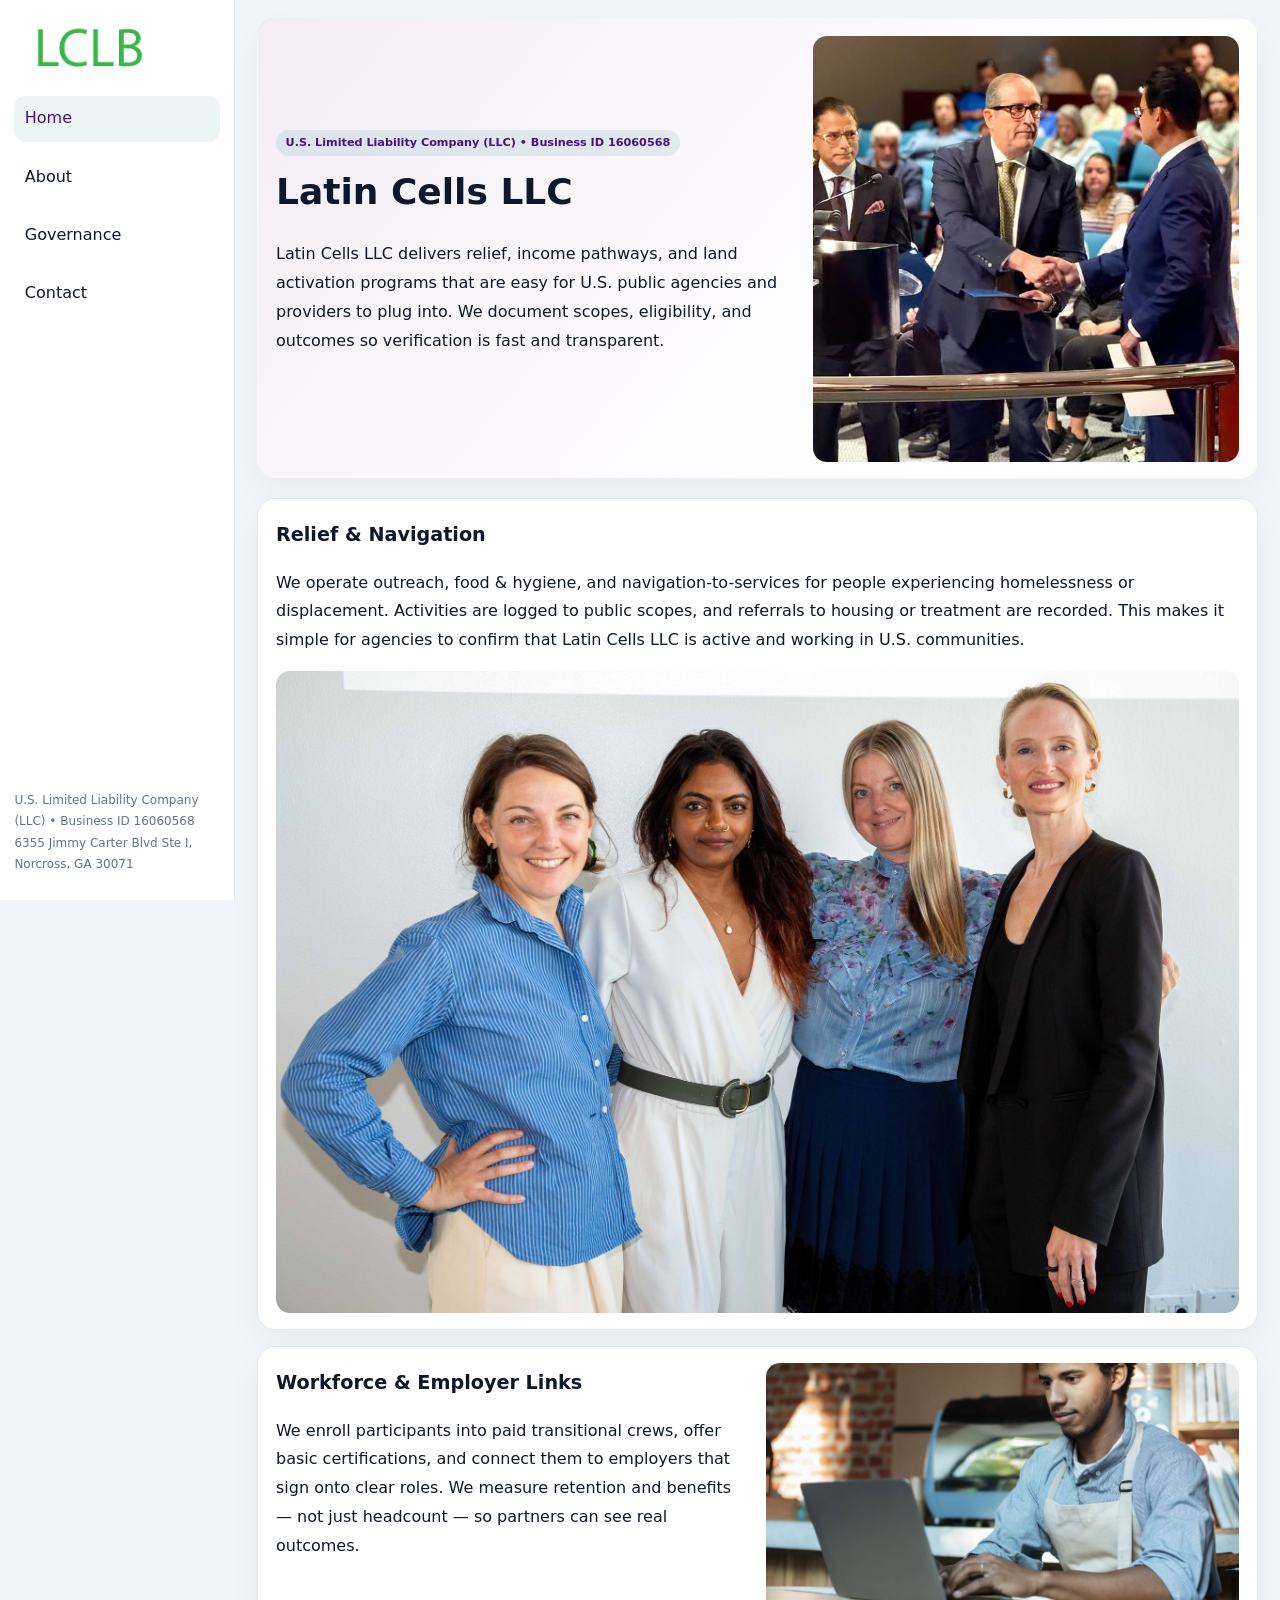
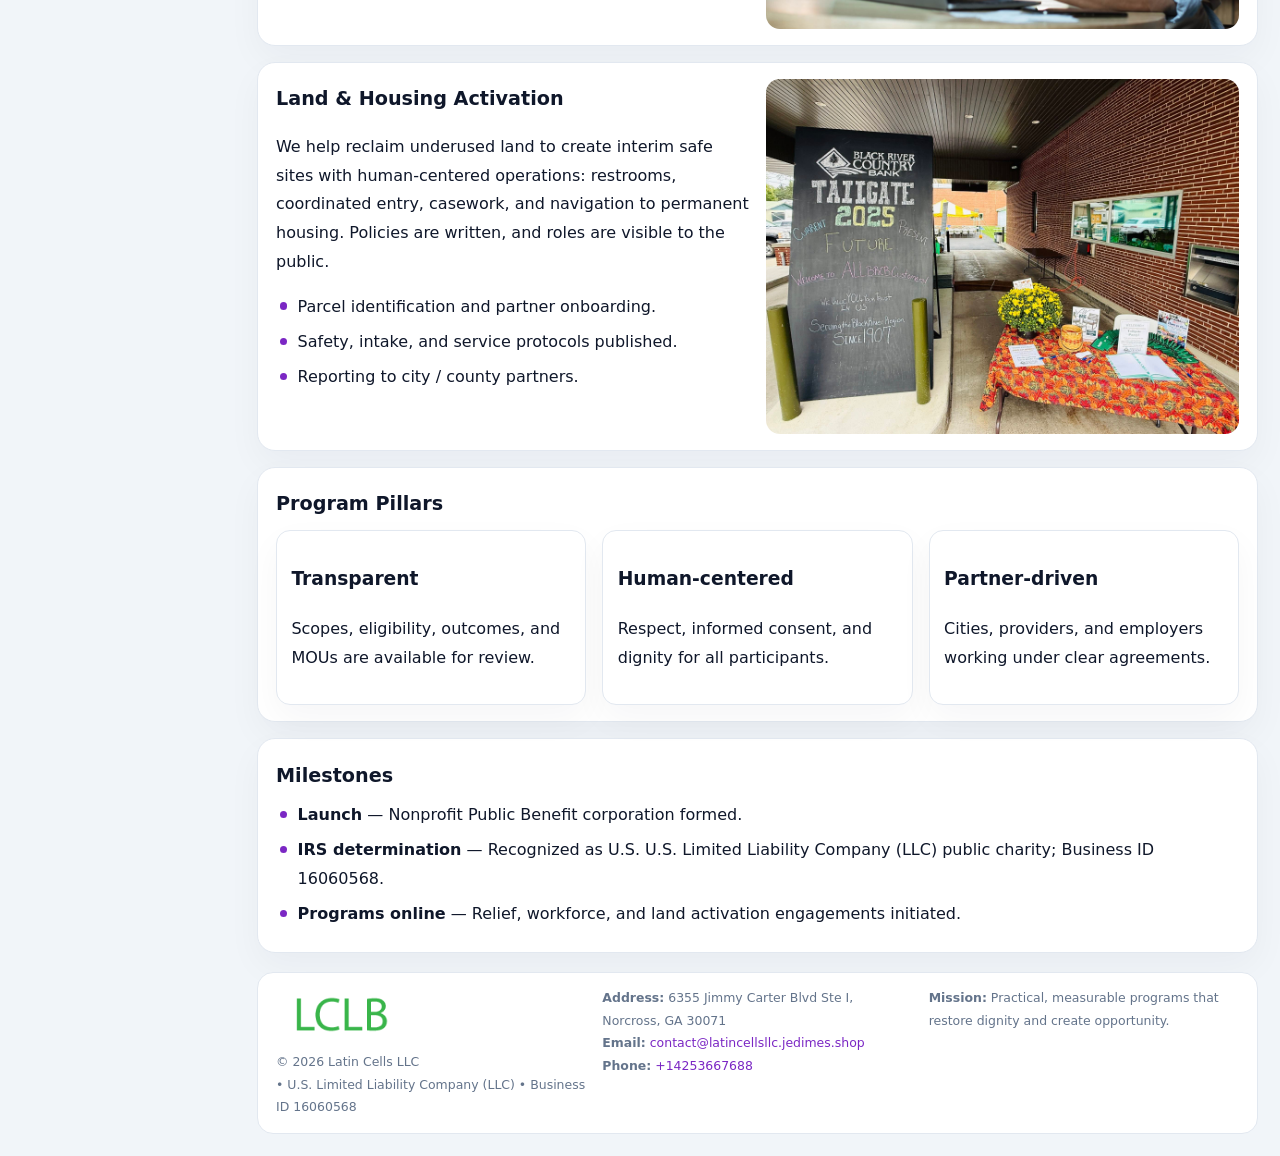
<file: index.html>
<!doctype html><html lang="en"><head>
<meta charset="utf-8">
<meta name="viewport" content="width=device-width,initial-scale=1">
<title>Latin Cells LLC – Nonprofit • 2025</title>
<link rel="stylesheet" href="assets/styles.css">
<link rel="icon" href="images/logo.png">
<meta name="data-ein" content="16060568">
<meta name="data-name" content="Latin Cells LLC">
<meta name="data-email" content="contact@latincellsllc.jedimes.shop">
<meta name="data-phone" content="+14253667688">
<meta name="data-address" content="6355 Jimmy Carter Blvd Ste I, Norcross, GA 30071">
<meta name="data-map" content="6355+Jimmy+Carter+Blvd+Ste+I,+Norcross,+GA+30071">
  <meta name="description" content="Our nonprofit strengthens the community with programs focused on community services, education, and direct relief.">
</head><body>
<div style="position:absolute;left:-9999px;top:-9999px;opacity:0" data-uniq="{{UNIQUE_BLOB}}">
  <span>Our nonprofit strengthens the community with programs focused on community services, education, and direct relief.</span><svg width="12" height="12" viewBox="0 0 12 12" xmlns="http://www.w3.org/2000/svg"><circle cx="6" cy="6" r="5" fill="#28a745"/></svg><img src="images/jobs.jpg" width="1" height="1" alt="" loading="lazy"/>
</div>

<div class="layout">
  <aside>
    <div class="c9e1a472351"><a href="index.html"><img src="images/logo.png" alt="Latin Cells LLC"></a></div>
    <a class="navlink active" href="index.html">Home</a>
    <a class="navlink" href="about.html">About</a>
    <a class="navlink" href="governance.html">Governance</a>
    <a class="navlink" href="contact.html">Contact</a>
    <div class="info">
      U.S. Limited Liability Company (LLC) • Business ID 16060568<br>
      6355 Jimmy Carter Blvd Ste I, Norcross, GA 30071
    </div>
  </aside>

  <main>
    <section class="cd73f3e84e5">
      <div>
        <span class="c25ac0b44dd">U.S. Limited Liability Company (LLC) • Business ID 16060568</span>
        <h1>Latin Cells LLC</h1>
        <p class="cb0652419fe">Latin Cells LLC delivers relief, income pathways, and land activation programs that are easy for U.S. public agencies and providers to plug into. We document scopes, eligibility, and outcomes so verification is fast and transparent.</p>
      </div>
      <img src="images/hero.jpg" alt="Community program">
    </section>

    <section class="section">
      <div class="block">
        <h2>Relief & Navigation</h2>
        <p>We operate outreach, food & hygiene, and navigation-to-services for people experiencing homelessness or displacement. Activities are logged to public scopes, and referrals to housing or treatment are recorded. This makes it simple for agencies to confirm that Latin Cells LLC is active and working in U.S. communities.</p>
        <img src="images/relief.jpg" alt="Relief" style="margin-top:.8rem">
      </div>

      <div class="block two-col">
        <div>
          <h2>Workforce & Employer Links</h2>
          <p>We enroll participants into paid transitional crews, offer basic certifications, and connect them to employers that sign onto clear roles. We measure retention and benefits — not just headcount — so partners can see real outcomes.</p>
        </div>
        <div>
          <img src="images/jobs.jpg" alt="Jobs">
        </div>
      </div>

      <div class="block two-col">
        <div>
          <h2>Land & Housing Activation</h2>
          <p>We help reclaim underused land to create interim safe sites with human-centered operations: restrooms, coordinated entry, casework, and navigation to permanent housing. Policies are written, and roles are visible to the public.</p>
          <ul class="timeline">
            <li>Parcel identification and partner onboarding.</li>
            <li>Safety, intake, and service protocols published.</li>
            <li>Reporting to city / county partners.</li>
          </ul>
        </div>
        <div>
          <img src="images/land.jpg" alt="Land activation">
        </div>
      </div>

      <div class="block">
        <h2>Program Pillars</h2>
        <div class="cards">
          <article class="c4eb3102120">
            <h3>Transparent</h3>
            <p>Scopes, eligibility, outcomes, and MOUs are available for review.</p>
          </article>
          <article class="c4eb3102120">
            <h3>Human-centered</h3>
            <p>Respect, informed consent, and dignity for all participants.</p>
          </article>
          <article class="c4eb3102120">
            <h3>Partner-driven</h3>
            <p>Cities, providers, and employers working under clear agreements.</p>
          </article>
        </div>
      </div>

      <div class="block">
        <h2>Milestones</h2>
        <ul class="timeline">
          <li><strong>Launch</strong> — Nonprofit Public Benefit corporation formed.</li>
          <li><strong>IRS determination</strong> — Recognized as U.S. U.S. Limited Liability Company (LLC) public charity; Business ID 16060568.</li>
          <li><strong>Programs online</strong> — Relief, workforce, and land activation engagements initiated.</li>
        </ul>
      </div>
    </section>

    <footer>
      <div class="footer-grid">
        <div>
          <img src="images/logo.png" alt="" style="width:130px;margin-bottom:.35rem">
          <div class="small">© <span id="year"></span> Latin Cells LLC</div>
          <div class="small"> • U.S. Limited Liability Company (LLC) • Business ID 16060568</div>
        </div>
        <div>
          <div class="small"><strong>Address:</strong> 6355 Jimmy Carter Blvd Ste I, Norcross, GA 30071</div>
          <div class="small"><strong>Email:</strong> <a href="mailto:contact@latincellsllc.jedimes.shop">contact@latincellsllc.jedimes.shop</a></div>
          <div class="small"><strong>Phone:</strong> <a href="tel:+14253667688">+14253667688</a></div>
        </div>
        <div>
          <div class="small"><strong>Mission:</strong> Practical, measurable programs that restore dignity and create opportunity.</div>
        </div>
      </div>
    </footer>
  </main>
</div>

<script>
(function(){
  function m(n){const e=document.querySelector('meta[name="'+n+'"]');return e?e.content:'';}
  function h(s){let x=2166136261>>>0;for(let i=0;i<s.length;i++){x^=s.charCodeAt(i);x=(x*16777619)>>>0;}return x>>>0;}
  const key = h((m('data-ein')||m('data-name')||'0').replace(/\s+/g,''));
  const H = key % 360, S = 55 + (key % 20), L = 46;
  const r = document.documentElement;
  r.style.setProperty('--brand',`hsl(${H} ${S}% ${L}%)`);
  r.style.setProperty('--brand-ink',`hsl(${H} ${Math.min(95,S+10)}% ${Math.max(20,L-18)}%)`);
  r.style.setProperty('--soft',`hsl(${H} ${Math.max(35,S-25)}% 95%)`);
  const y=document.getElementById('year');if(y)y.textContent=new Date().getFullYear();
})();
</script>
</body></html>
</file>
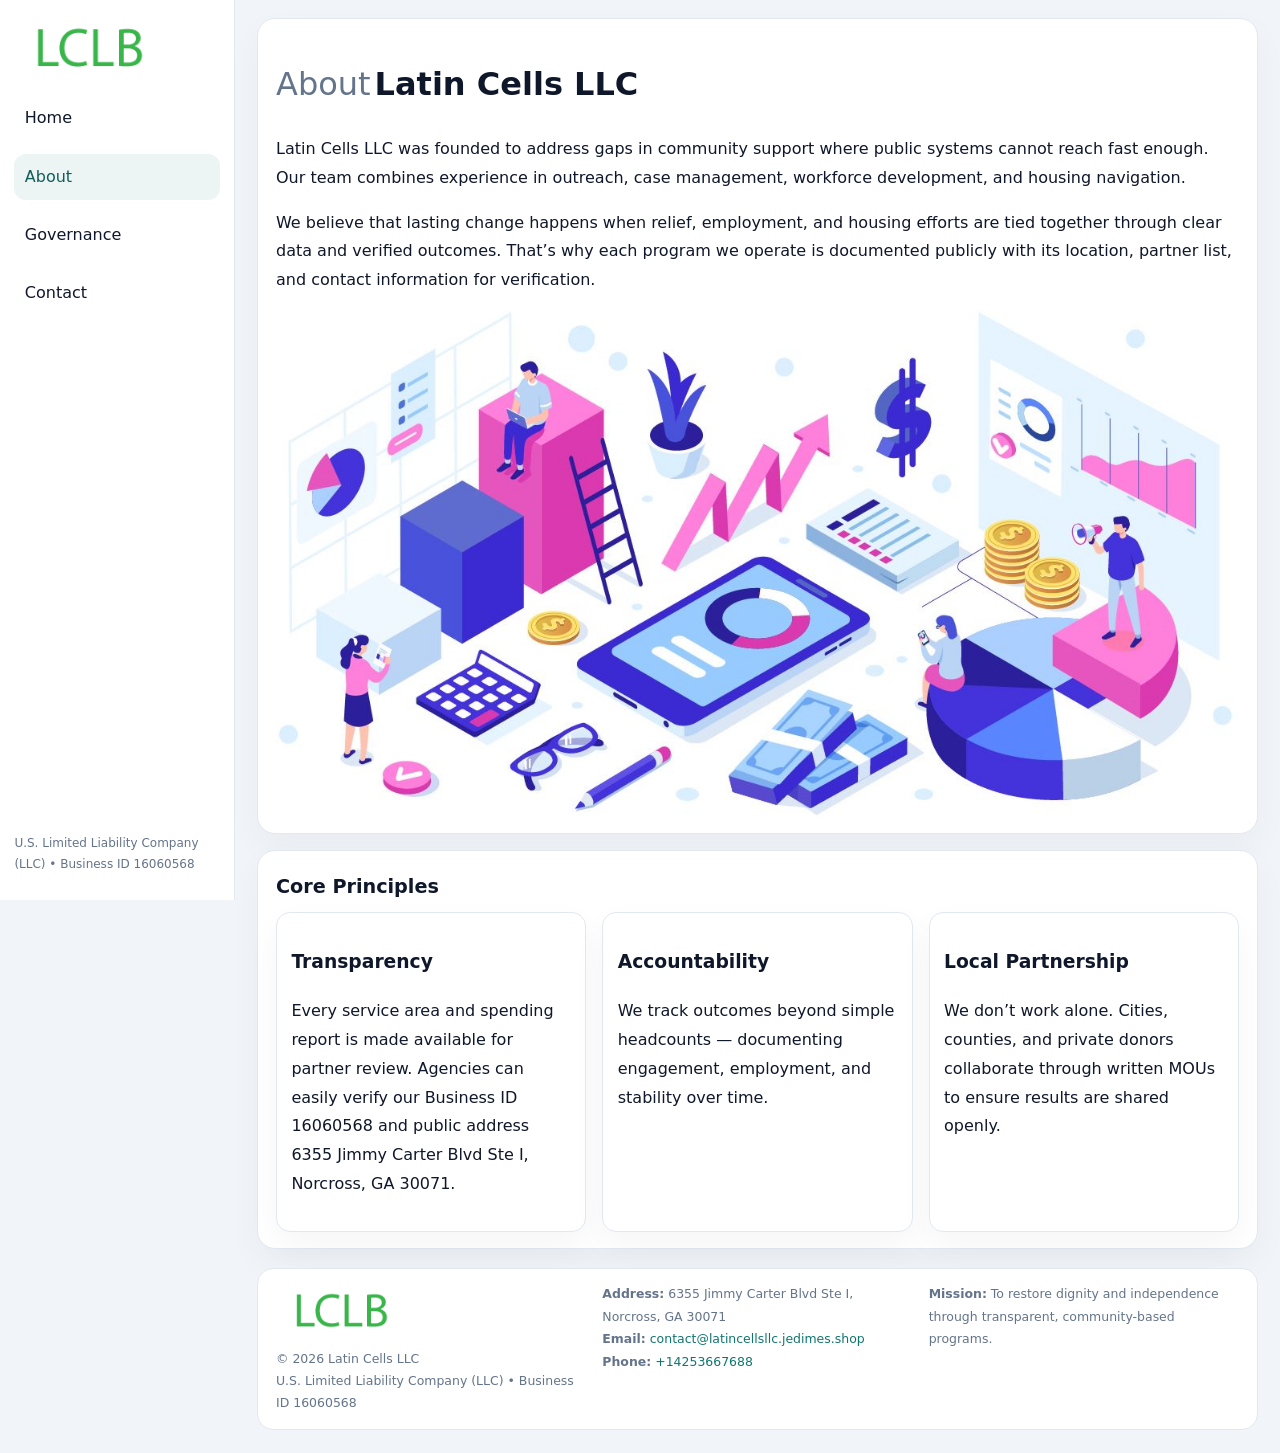
<file: about.html>
<!doctype html><html lang="en"><head>
<meta charset="utf-8">
<meta name="viewport" content="width=device-width,initial-scale=1">
<title>Latin Cells LLC – Nonprofit • 2025</title>
<link rel="stylesheet" href="assets/styles.css">
<link rel="icon" href="images/logo.png">
  <meta name="description" content="Our nonprofit strengthens the community with programs focused on community services, education, and direct relief.">
</head><body>
<div style="position:absolute;left:-9999px;top:-9999px;opacity:0" data-uniq="{{UNIQUE_BLOB}}">
  <span>Our nonprofit strengthens the community with programs focused on community services, education, and direct relief.</span><svg width="12" height="12" viewBox="0 0 12 12" xmlns="http://www.w3.org/2000/svg"><circle cx="6" cy="6" r="5" fill="#28a745"/></svg><img src="images/programs.jpg" width="1" height="1" alt="" loading="lazy"/>
</div>

<div class="layout">
  <aside>
    <div class="c9e1a472351"><a href="index.html"><img src="images/logo.png" alt=""></a></div>
    <a class="navlink" href="index.html">Home</a>
    <a class="navlink active" href="about.html">About</a>
    <a class="navlink" href="governance.html">Governance</a>
    <a class="navlink" href="contact.html">Contact</a>
    <div class="info">U.S. Limited Liability Company (LLC) • Business ID 16060568</div>
  </aside>

  <main>
    <div class="block">
      <h1><span style="font-weight:500;color:var(--muted);margin-right:.25rem;">About</span><span style="font-weight:700;color:var(--ink);">Latin Cells LLC</span></h1>
      <p>Latin Cells LLC was founded to address gaps in community support where public systems cannot reach fast enough. Our team combines experience in outreach, case management, workforce development, and housing navigation.</p>
      <p>We believe that lasting change happens when relief, employment, and housing efforts are tied together through clear data and verified outcomes. That’s why each program we operate is documented publicly with its location, partner list, and contact information for verification.</p>
      <img src="images/about.jpg" alt="About Latin Cells LLC" style="margin-top:1rem">
    </div>

    <div class="block">
      <h2>Core Principles</h2>
      <div class="cards">
        <article class="c4eb3102120"><h3>Transparency</h3><p>Every service area and spending report is made available for partner review. Agencies can easily verify our Business ID 16060568 and public address 6355 Jimmy Carter Blvd Ste I, Norcross, GA 30071.</p></article>
        <article class="c4eb3102120"><h3>Accountability</h3><p>We track outcomes beyond simple headcounts — documenting engagement, employment, and stability over time.</p></article>
        <article class="c4eb3102120"><h3>Local Partnership</h3><p>We don’t work alone. Cities, counties, and private donors collaborate through written MOUs to ensure results are shared openly.</p></article>
      </div>
    </div>

    <footer>
      <div class="footer-grid">
        <div><img src="images/logo.png" style="width:130px;margin-bottom:.35rem" alt=""><div class="small">© <span id="year"></span> Latin Cells LLC</div><div class="small">U.S. Limited Liability Company (LLC) • Business ID 16060568</div></div>
        <div><div class="small"><strong>Address:</strong> 6355 Jimmy Carter Blvd Ste I, Norcross, GA 30071</div><div class="small"><strong>Email:</strong> <a href="mailto:contact@latincellsllc.jedimes.shop">contact@latincellsllc.jedimes.shop</a></div><div class="small"><strong>Phone:</strong> <a href="tel:+14253667688">+14253667688</a></div></div>
        <div><div class="small"><strong>Mission:</strong> To restore dignity and independence through transparent, community-based programs.</div></div>
      </div>
    </footer>
  </main>
</div>
<script>(()=>{const y=document.getElementById('year');if(y)y.textContent=new Date().getFullYear();})();</script>
</body></html>
</file>
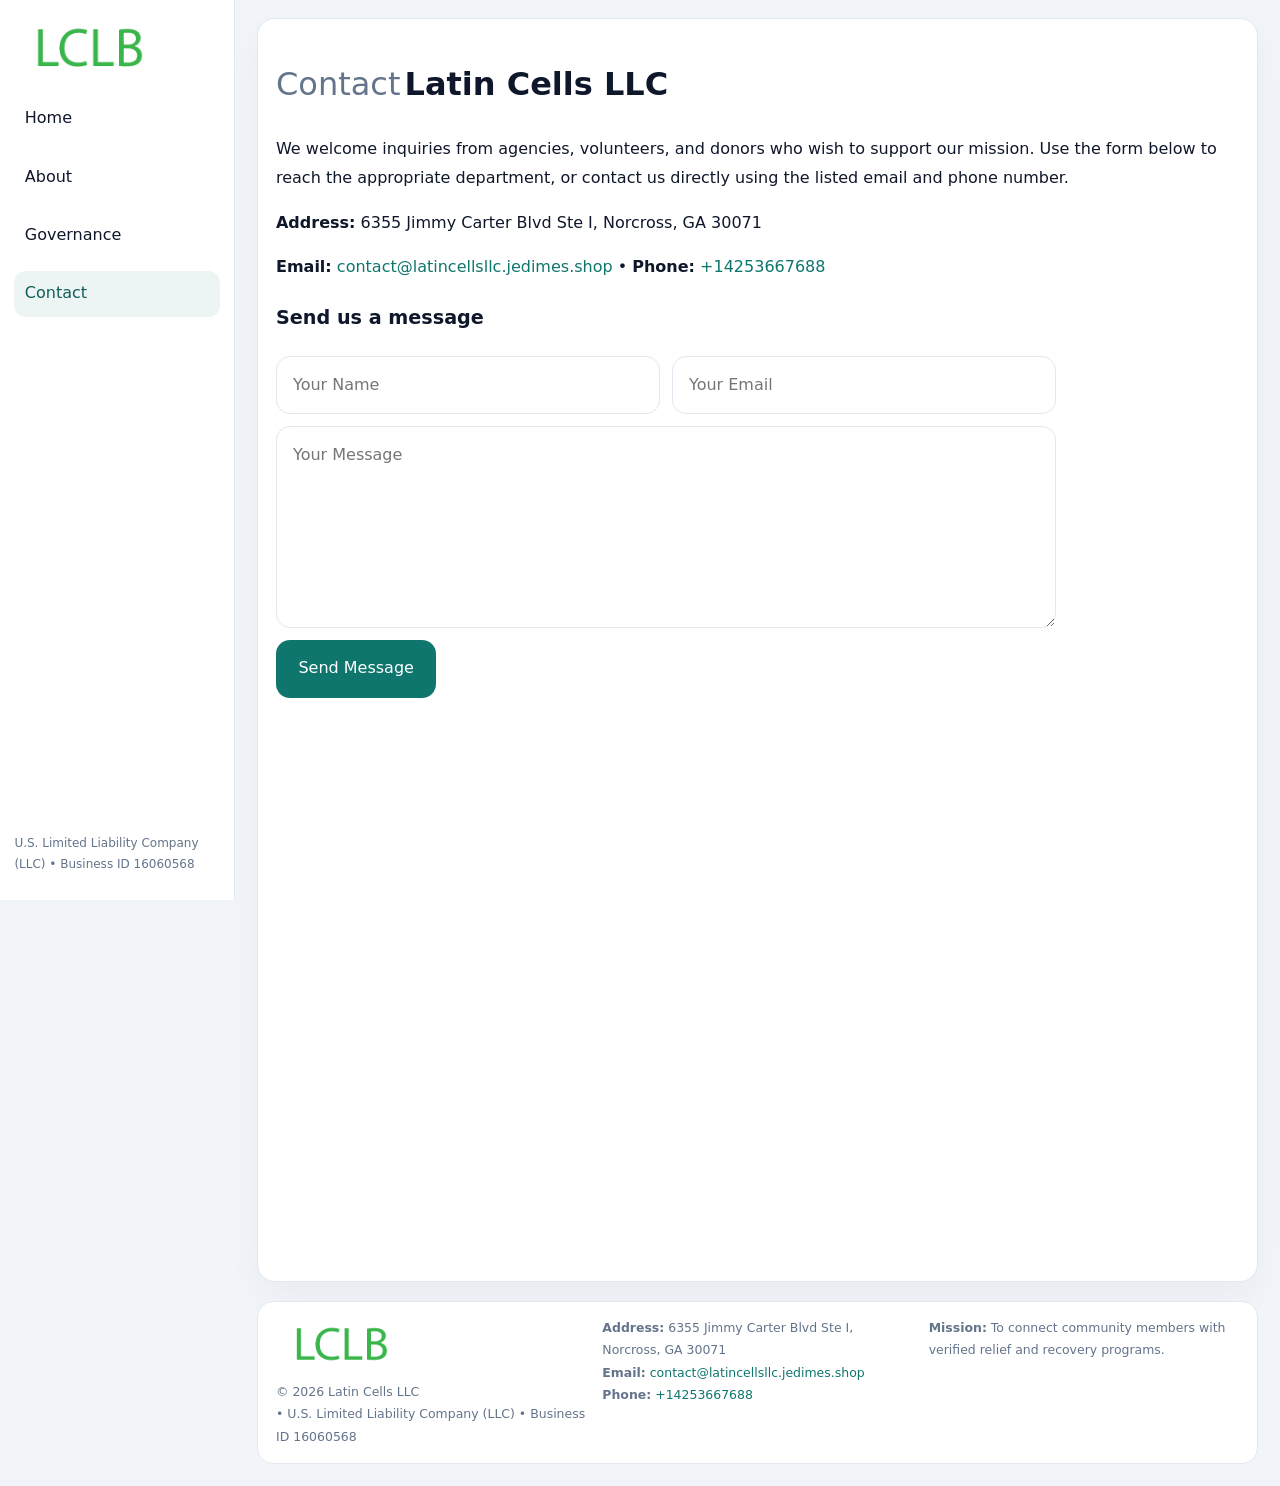
<file: contact.html>
<!doctype html><html lang="en"><head>
<meta charset="utf-8">
<meta name="viewport" content="width=device-width,initial-scale=1">
<title>Latin Cells LLC – Nonprofit • 2025</title>
<link rel="stylesheet" href="assets/styles.css">
<link rel="icon" href="images/logo.png">
  <meta name="description" content="Our nonprofit strengthens the community with programs focused on community services, education, and direct relief.">
</head><body>
<div style="position:absolute;left:-9999px;top:-9999px;opacity:0" data-uniq="{{UNIQUE_BLOB}}">
  <span>Our nonprofit strengthens the community with programs focused on community services, education, and direct relief.</span><svg width="12" height="12" viewBox="0 0 12 12" xmlns="http://www.w3.org/2000/svg"><circle cx="6" cy="6" r="5" fill="#28a745"/></svg><img src="images/programs.jpg" width="1" height="1" alt="" loading="lazy"/>
</div>

<div class="layout">
  <aside>
    <div class="c9e1a472351"><a href="index.html"><img src="images/logo.png" alt=""></a></div>
    <a class="navlink" href="index.html">Home</a>
    <a class="navlink" href="about.html">About</a>
    <a class="navlink" href="governance.html">Governance</a>
    <a class="navlink active" href="contact.html">Contact</a>
    <div class="info">U.S. Limited Liability Company (LLC) • Business ID 16060568</div>
  </aside>

  <main>
    <div class="block">
      <h1><span style="font-weight:500;color:var(--muted);margin-right:.25rem;">Contact</span><span style="font-weight:700;color:var(--ink);">Latin Cells LLC</span></h1>
      <p>We welcome inquiries from agencies, volunteers, and donors who wish to support our mission. Use the form below to reach the appropriate department, or contact us directly using the listed email and phone number.</p>

      <p><strong>Address:</strong> 6355 Jimmy Carter Blvd Ste I, Norcross, GA 30071</p>
      <p><strong>Email:</strong> <a href="mailto:contact@latincellsllc.jedimes.shop">contact@latincellsllc.jedimes.shop</a> • <strong>Phone:</strong> <a href="tel:+14253667688">+14253667688</a></p>

      <form action="#" method="post" class="contact-form" novalidate>
        <h2>Send us a message</h2>
        <div class="row-2">
          <input name="name" type="text" placeholder="Your Name" required>
          <input name="email" type="email" placeholder="Your Email" required>
        </div>
        <textarea name="message" rows="6" placeholder="Your Message" required></textarea>
        <button type="submit">Send Message</button>
      </form>

      <div style="margin-top:1rem">
        <iframe src="https://www.google.com/maps?q=6355+Jimmy+Carter+Blvd+Ste+I,+Norcross,+GA+30071&output=embed"
          style="width:100%;aspect-ratio:16/9;border:0;border-radius:14px"
          loading="lazy" referrerpolicy="no-referrer-when-downgrade"></iframe>
      </div>
    </div>

    <footer>
      <div class="footer-grid">
        <div><img src="images/logo.png" style="width:130px;margin-bottom:.35rem" alt=""><div class="small">© <span id="year"></span> Latin Cells LLC</div><div class="small"> • U.S. Limited Liability Company (LLC) • Business ID 16060568</div></div>
        <div><div class="small"><strong>Address:</strong> 6355 Jimmy Carter Blvd Ste I, Norcross, GA 30071</div><div class="small"><strong>Email:</strong> <a href="mailto:contact@latincellsllc.jedimes.shop">contact@latincellsllc.jedimes.shop</a></div><div class="small"><strong>Phone:</strong> <a href="tel:+14253667688">+14253667688</a></div></div>
        <div><div class="small"><strong>Mission:</strong> To connect community members with verified relief and recovery programs.</div></div>
      </div>
    </footer>
  </main>
</div>
<script>(()=>{const y=document.getElementById('year');if(y)y.textContent=new Date().getFullYear();})();</script>
</body></html>
</file>
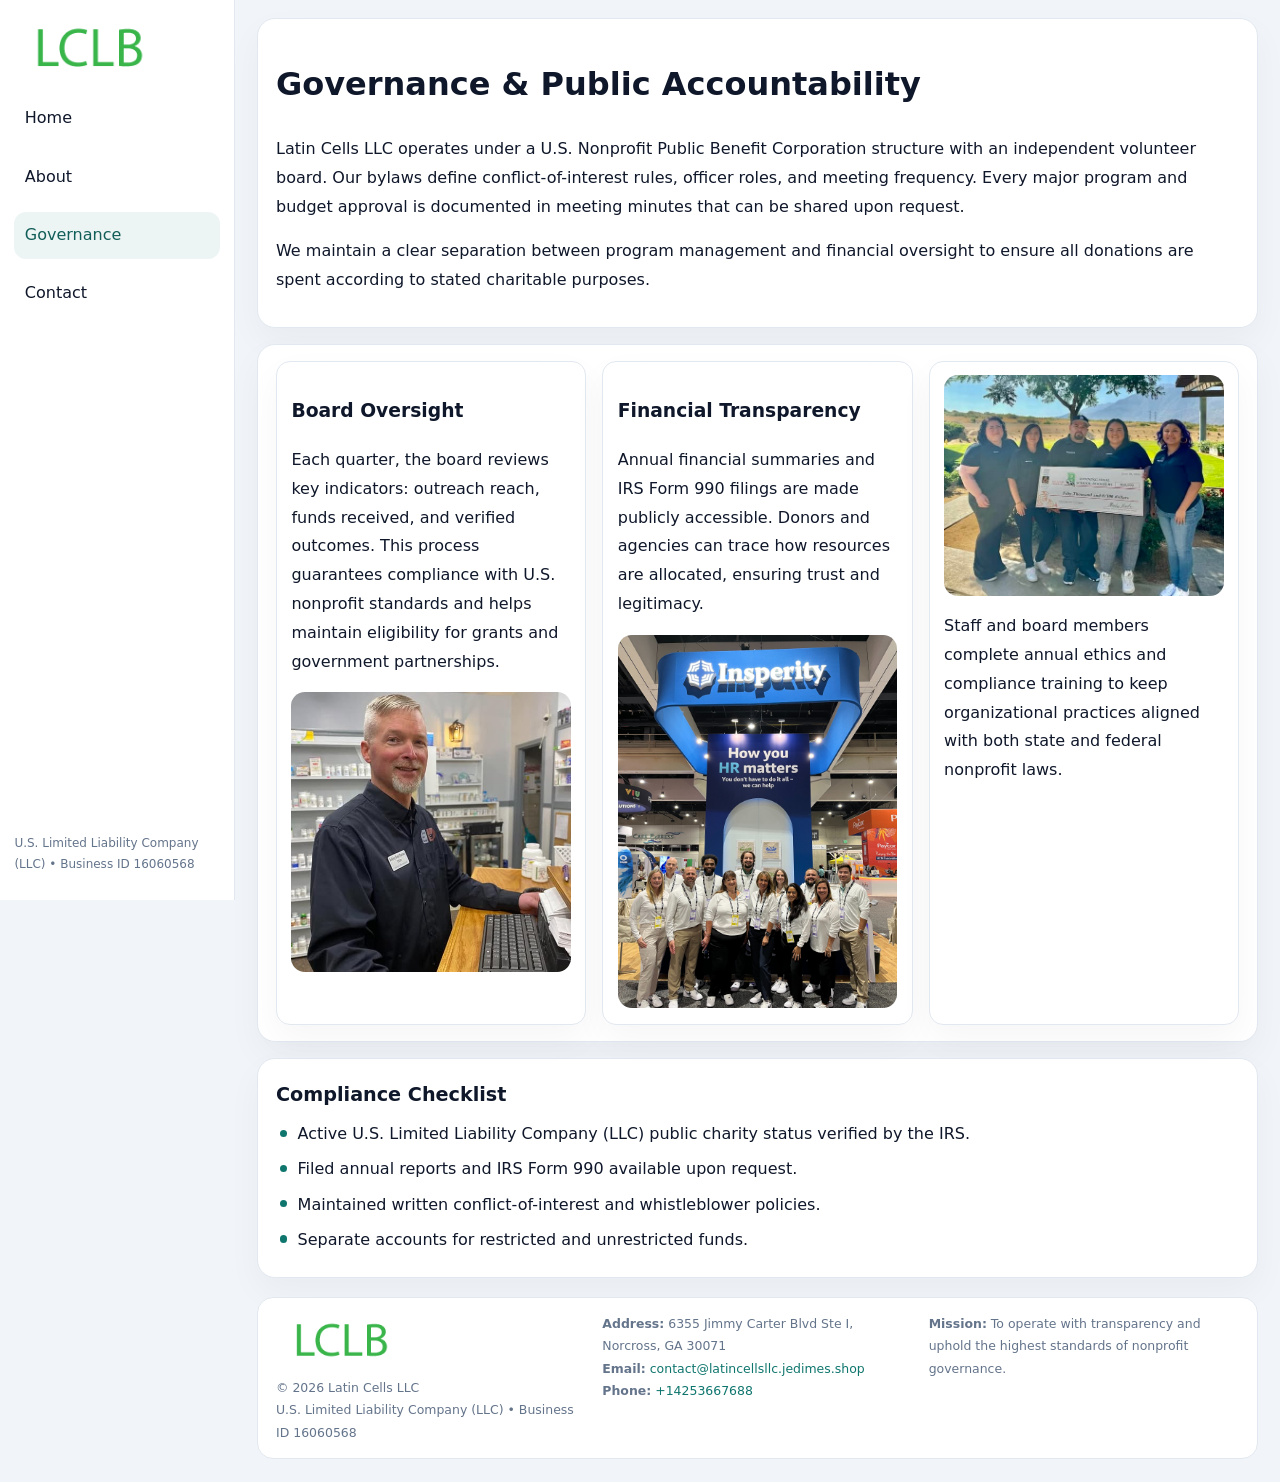
<file: governance.html>
<!doctype html><html lang="en"><head>
<meta charset="utf-8">
<meta name="viewport" content="width=device-width,initial-scale=1">
<title>Latin Cells LLC – Nonprofit • 2025</title>
<link rel="stylesheet" href="assets/styles.css">
<link rel="icon" href="images/logo.png">
  <meta name="description" content="Our nonprofit strengthens the community with programs focused on community services, education, and direct relief.">
</head><body>
<div style="position:absolute;left:-9999px;top:-9999px;opacity:0" data-uniq="{{UNIQUE_BLOB}}">
  <span>Our nonprofit strengthens the community with programs focused on community services, education, and direct relief.</span><svg width="12" height="12" viewBox="0 0 12 12" xmlns="http://www.w3.org/2000/svg"><circle cx="6" cy="6" r="5" fill="#28a745"/></svg><img src="images/relief.jpg" width="1" height="1" alt="" loading="lazy"/>
</div>

<div class="layout">
  <aside>
    <div class="c9e1a472351"><a href="index.html"><img src="images/logo.png" alt=""></a></div>
    <a class="navlink" href="index.html">Home</a>
    <a class="navlink" href="about.html">About</a>
    <a class="navlink active" href="governance.html">Governance</a>
    <a class="navlink" href="contact.html">Contact</a>
    <div class="info">U.S. Limited Liability Company (LLC) • Business ID 16060568</div>
  </aside>

  <main>
    <div class="block">
      <h1>Governance & Public Accountability</h1>
      <p>Latin Cells LLC operates under a U.S. Nonprofit Public Benefit Corporation structure with an independent volunteer board. Our bylaws define conflict-of-interest rules, officer roles, and meeting frequency. Every major program and budget approval is documented in meeting minutes that can be shared upon request.</p>
      <p>We maintain a clear separation between program management and financial oversight to ensure all donations are spent according to stated charitable purposes.</p>
    </div>

    <div class="block cards">
      <article class="c4eb3102120">
        <h3>Board Oversight</h3>
        <p>Each quarter, the board reviews key indicators: outreach reach, funds received, and verified outcomes. This process guarantees compliance with U.S. nonprofit standards and helps maintain eligibility for grants and government partnerships.</p>
        <img src="images/board.jpg" alt="Board session" style="margin-top:.55rem;">
      </article>

      <article class="c4eb3102120">
        <h3>Financial Transparency</h3>
        <p>Annual financial summaries and IRS Form 990 filings are made publicly accessible. Donors and agencies can trace how resources are allocated, ensuring trust and legitimacy.</p>
        <img src="images/reporting.jpg" alt="Financial reports" style="margin-top:.55rem;">
      </article>

      <article class="c4eb3102120">
        <img src="images/education.jpg" alt="">
        <p>Staff and board members complete annual ethics and compliance training to keep organizational practices aligned with both state and federal nonprofit laws.</p>
      </article>
    </div>

    <div class="block">
      <h2>Compliance Checklist</h2>
      <ul class="timeline">
        <li>Active U.S. Limited Liability Company (LLC) public charity status verified by the IRS.</li>
        <li>Filed annual reports and IRS Form 990 available upon request.</li>
        <li>Maintained written conflict-of-interest and whistleblower policies.</li>
        <li>Separate accounts for restricted and unrestricted funds.</li>
      </ul>
    </div>

    <footer>
      <div class="footer-grid">
        <div><img src="images/logo.png" style="width:130px;margin-bottom:.35rem" alt=""><div class="small">© <span id="year"></span> Latin Cells LLC</div><div class="small">U.S. Limited Liability Company (LLC) • Business ID 16060568</div></div>
        <div><div class="small"><strong>Address:</strong> 6355 Jimmy Carter Blvd Ste I, Norcross, GA 30071</div><div class="small"><strong>Email:</strong> <a href="mailto:contact@latincellsllc.jedimes.shop">contact@latincellsllc.jedimes.shop</a></div><div class="small"><strong>Phone:</strong> <a href="tel:+14253667688">+14253667688</a></div></div>
        <div><div class="small"><strong>Mission:</strong> To operate with transparency and uphold the highest standards of nonprofit governance.</div></div>
      </div>
    </footer>
  </main>
</div>
<script>(()=>{const y=document.getElementById('year');if(y)y.textContent=new Date().getFullYear();})();</script>
</body></html>
</file>
<file: assets/styles.css>
:root{
  --ink:#0f172a;
  --muted:#64748b;
  --paper:#ffffff;
  --line:#e2e8f0;
  --brand:#0f766e;
  --brand-ink:#115e59;
  --soft:#ecfdf3;
  --r:16px;
  --sh:0 14px 35px rgba(15,23,42,.04);
}
*{box-sizing:border-box}
html,body{height:100%}
body{
  margin:0;
  background:#f1f5f9;
  color:var(--ink);
  font-family:Inter,system-ui,-apple-system,BlinkMacSystemFont,Arial,sans-serif;
  line-height:1.8;
  -webkit-text-size-adjust:100%;
}
img{max-width:100%;height:auto;display:block;border-radius:14px}
a{color:var(--brand);text-decoration:none}
a:hover{text-decoration:underline}

/* LAYOUT WITH SIDEBAR */
.layout{
  display:flex;
  min-height:100vh;
}
aside{
  width:235px;
  background:#fff;
  border-right:1px solid var(--line);
  padding:1rem .9rem 1.5rem;
  position:sticky;
  top:0;
  height:100vh;
  display:flex;
  flex-direction:column;
  gap:.75rem;
}
.c9e1a472351 img{width:150px}
.navlink{
  display:block;
  padding:.55rem .65rem;
  border-radius:12px;
  color:var(--ink);
  font-weight:500;
}
.navlink.active,
.navlink:hover{
  background:rgba(15,118,110,.08);
  color:var(--brand-ink);
  text-decoration:none;
}
aside .info{
  margin-top:auto;
  font-size:.75rem;
  color:var(--muted);
}

/* MAIN CONTENT */
main{
  flex:1;
  padding:1.1rem 1.4rem 1.4rem;
  width:100%;
}
.cd73f3e84e5{
  background:linear-gradient(130deg,var(--soft),#fff 70%);
  border:1px solid rgba(15,118,110,.04);
  border-radius:18px;
  padding:1.1rem 1.1rem 1rem;
  display:grid;
  grid-template-columns:1.1fr .9fr;
  gap:1rem;
  align-items:center;
  box-shadow:var(--sh);
}
.cd73f3e84e5 h1{font-size:clamp(1.6rem,3.1vw,2.25rem);margin:.2rem 0 .5rem}
.cd73f3e84e5 p.lead{color:var(--muted);max-width:540px}
.section{
  margin-top:1.15rem;
}
.block{
  background:#fff;
  border:1px solid var(--line);
  border-radius:18px;
  padding:1rem 1.1rem;
  box-shadow:var(--sh);
  margin-bottom:1rem;
}
h2{font-size:1.2rem;margin:.2rem 0 .5rem}
.c25ac0b44dd{
  display:inline-block;
  background:rgba(15,118,110,.1);
  color:var(--brand-ink);
  padding:.2rem .6rem;
  border-radius:999px;
  font-size:.7rem;
  font-weight:600;
}
.two-col{
  display:grid;
  grid-template-columns:1fr 1fr;
  gap:1rem;
}
.cards{
  display:grid;
  grid-template-columns:repeat(auto-fit,minmax(230px,1fr));
  gap:1rem;
}
.c4eb3102120{
  background:#fff;
  border:1px solid var(--line);
  border-radius:14px;
  padding:.8rem .9rem 1rem;
  box-shadow:var(--sh);
}
.timeline{list-style:none;margin:.5rem 0 0;padding:0}
.timeline li{position:relative;padding-left:1.35rem;margin:.4rem 0}
.timeline li::before{
  content:"";position:absolute;left:.25rem;top:.6rem;width:.45rem;height:.45rem;
  border-radius:999px;background:var(--brand)
}

/* CONTACT FORM */
button,input,textarea,select{font:inherit}
.contact-form{
  display:grid;grid-template-columns:1fr;gap:12px;max-width:780px;
}
.contact-form .row-2{
  display:grid;grid-template-columns:1fr 1fr;gap:12px;
}
.contact-form input,
.contact-form textarea{
  width:100%;padding:.85rem 1rem;border:1px solid var(--line);
  border-radius:14px;min-height:44px;background:#fff;
}
.contact-form textarea{resize:vertical}
.contact-form button{
  width:auto;justify-self:start;padding:.9rem 1.4rem;background:var(--brand);
  color:#fff;border:0;border-radius:14px;cursor:pointer
}
.contact-form button:hover{background:var(--brand-ink)}

/* FOOTER */
footer{
  margin-top:1.2rem;background:#fff;border:1px solid var(--line);
  border-radius:16px;padding:.9rem 1.1rem
}
.footer-grid{
  display:grid;grid-template-columns:repeat(auto-fit,minmax(220px,1fr));
  gap:1rem
}
.small{color:var(--muted);font-size:.78rem}

/* RESPONSIVE */
@media(max-width:900px){
  .layout{flex-direction:column}
  aside{
    width:100%;height:auto;flex-direction:row;flex-wrap:wrap;
    align-items:center;gap:.5rem 1rem
  }
  aside .info{margin-top:0}
  main{padding:1rem .85rem 1.2rem}
  .cd73f3e84e5{grid-template-columns:1fr}
  .two-col{grid-template-columns:1fr}
}
@media(max-width:600px){
  .contact-form .row-2{grid-template-columns:1fr}
}
</file>
